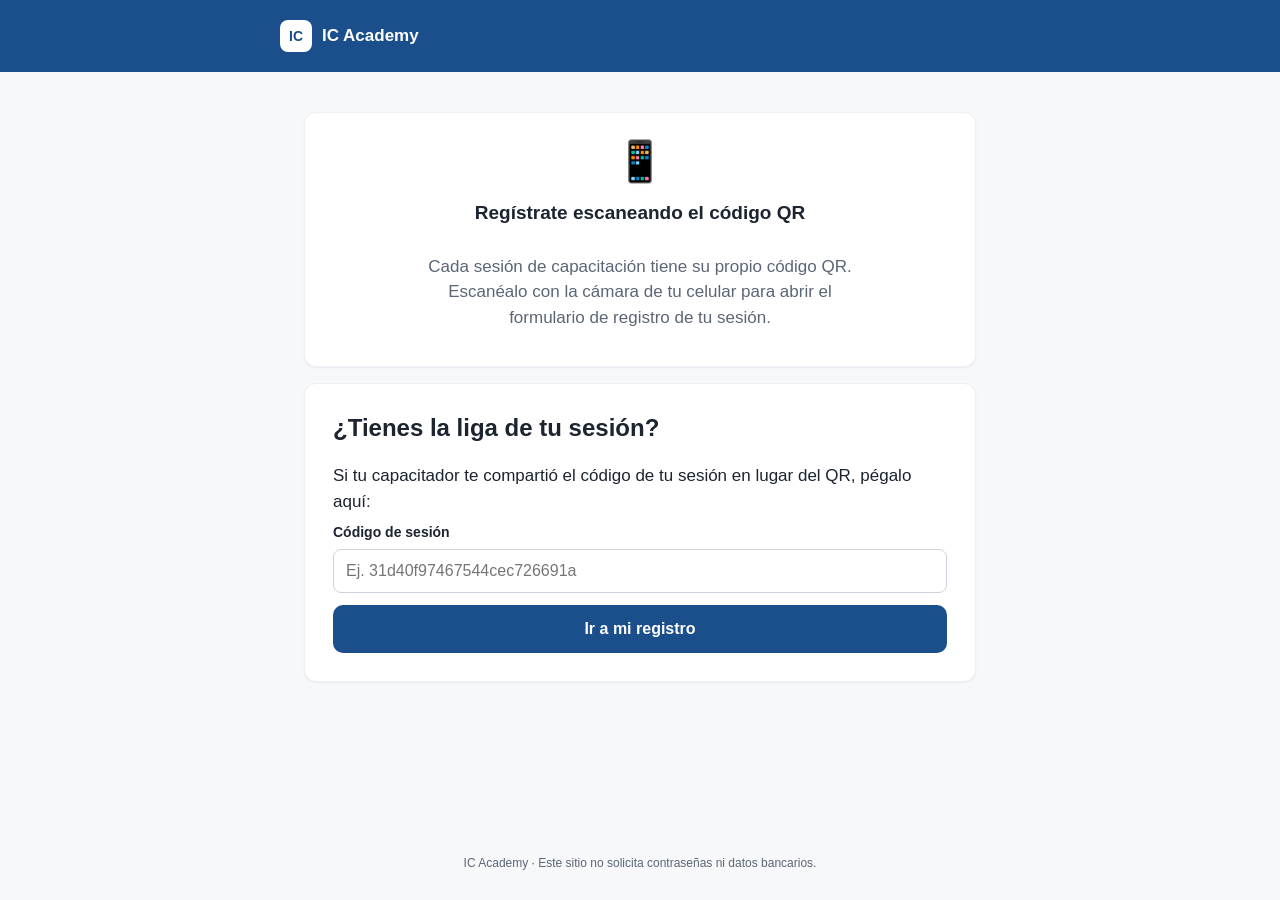
<file: index.html>
<!DOCTYPE html>
<html lang="es-MX">
<head>
  <meta charset="UTF-8" />
  <meta name="viewport" content="width=device-width, initial-scale=1, viewport-fit=cover" />
  <title>IC Academy | Registro a sesiones de capacitación</title>
  <meta
    name="description"
    content="Escanea el código QR de tu sesión de capacitación de IC Academy para registrarte."
  />
  <link rel="stylesheet" href="assets/css/styles.css" />
</head>
<body>
  <div class="icac-shell">
    <header class="icac-header">
      <div class="icac-header__brand">
        <div class="icac-header__logo" aria-hidden="true">IC</div>
        <p class="icac-header__title">IC Academy</p>
      </div>
    </header>

    <main class="icac-main">
      <section class="icac-card icac-state icac-state--info">
        <div class="icac-state__icon" aria-hidden="true">&#128241;</div>
        <p class="icac-state__title">Regístrate escaneando el código QR</p>
        <p class="icac-state__message">
          Cada sesión de capacitación tiene su propio código QR. Escanéalo con la
          cámara de tu celular para abrir el formulario de registro de tu sesión.
        </p>
      </section>

      <section class="icac-card">
        <h2>¿Tienes la liga de tu sesión?</h2>
        <p>Si tu capacitador te compartió el código de tu sesión en lugar del QR, pégalo aquí:</p>
        <form class="icac-landing-form" id="icac-landing-form">
          <div class="icac-field">
            <label class="icac-field__label" for="icac-landing-token">Código de sesión</label>
            <input
              class="icac-input"
              type="text"
              id="icac-landing-token"
              name="token"
              autocomplete="off"
              placeholder="Ej. 31d40f97467544cec726691a"
            />
          </div>
          <button type="submit" class="icac-button">Ir a mi registro</button>
        </form>
      </section>
    </main>

    <footer class="icac-footer">
      <p>IC Academy &middot; Este sitio no solicita contraseñas ni datos bancarios.</p>
    </footer>
  </div>

  <script>
    (function () {
      "use strict";
      var form = document.getElementById("icac-landing-form");
      form.addEventListener("submit", function (evt) {
        evt.preventDefault();
        var token = document.getElementById("icac-landing-token").value.trim();
        if (!token) return;
        window.location.href = "registro/?session=" + encodeURIComponent(token);
      });
    })();
  </script>
</body>
</html>
</file>
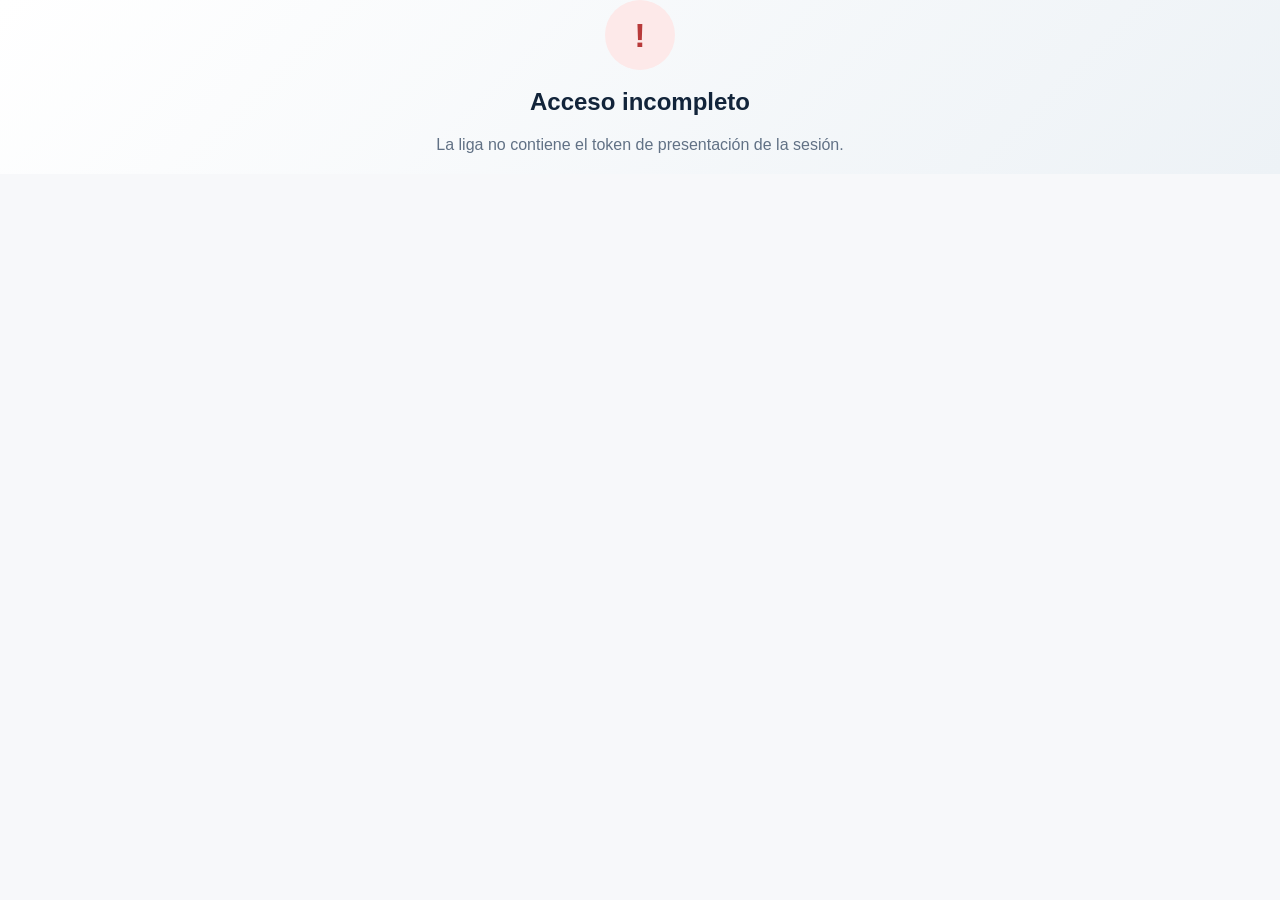
<file: capacitador/index.html>
<!DOCTYPE html>
<html lang="es">
<head>
<meta charset="UTF-8" />
<meta name="viewport" content="width=device-width, initial-scale=1.0" />
<title>IC Academy — Presentación del capacitador</title>
<meta name="robots" content="noindex, nofollow" />
<link rel="preconnect" href="https://www.youtube-nocookie.com" />
<link rel="stylesheet" href="../assets/css/capacitador.css" />
</head>
<body>
<div id="app">
  <section id="state-loading" class="cap-state">
    <div class="cap-spinner" role="status" aria-label="Cargando"></div>
    <p class="cap-state__title">Preparando la capacitación…</p>
  </section>

  <section id="state-error" class="cap-state" hidden>
    <div class="cap-state__icon" aria-hidden="true">!</div>
    <h1 id="error-title" class="cap-state__title">No se pudo cargar la presentación</h1>
    <p id="error-message" class="cap-state__message"></p>
  </section>

  <div id="presentation" class="cap-presentation" hidden>
    <header class="cap-topbar">
      <button id="btn-nav-toggle" class="cap-icon-btn" type="button" aria-label="Mostrar u ocultar temario">☰</button>
      <div class="cap-brand">
        <span class="cap-logo" aria-hidden="true">IC</span>
        <div class="cap-brand__copy">
          <strong id="tb-course">Curso</strong>
          <span id="tb-topic-indicator">Inicio</span>
        </div>
      </div>
      <div class="cap-session-meta">
        <span id="tb-trainer"></span>
        <span id="tb-folio"></span>
      </div>
      <div class="cap-progress-wrap" aria-label="Avance de la presentación">
        <span id="progress-text">0 / 0</span>
        <div class="cap-progress"><span id="progress-bar"></span></div>
      </div>
      <button id="btn-exit-fullscreen" class="cap-btn cap-btn--top" type="button" hidden>Salir de pantalla completa</button>
    </header>

    <div class="cap-shell">
      <aside id="cap-nav" class="cap-nav">
        <div class="cap-nav__head">
          <div><small>Presentación</small><strong>Temario</strong></div>
          <button id="btn-nav-close" class="cap-icon-btn cap-icon-btn--light" type="button" aria-label="Cerrar temario">×</button>
        </div>
        <div id="nav-list" class="cap-nav__list"></div>
      </aside>

      <main id="cap-main" class="cap-main" tabindex="-1">
        <section id="screen-inicio" class="cap-screen cap-screen--start" data-screen="inicio">
          <div class="cap-start-visual" aria-hidden="true">
            <img src="../assets/img/capacitador/slide-01.jpg" alt="" />
            <div class="cap-start-visual__wash"></div>
          </div>
          <div class="cap-start-copy">
            <p class="cap-eyebrow">IC Academy · Capacitación presencial</p>
            <h1 id="start-course" class="cap-hero-title">Código de Ética y Compliance</h1>
            <p class="cap-hero-copy">Material de apoyo para conducir la sesión, presentar los contenidos y acompañar el registro y la evaluación.</p>
            <div class="cap-meta-grid">
              <article><span>Capacitador</span><strong id="start-trainer">—</strong></article>
              <article><span>Fecha</span><strong id="start-date">—</strong></article>
              <article><span>Ubicación</span><strong id="start-location">—</strong></article>
              <article><span>Duración estimada</span><strong id="start-duration">—</strong></article>
            </div>
            <div class="cap-actions">
              <button id="btn-start" class="cap-btn cap-btn--primary cap-btn--large" type="button">Iniciar capacitación</button>
              <button id="btn-show-qr-from-start" class="cap-btn cap-btn--secondary cap-btn--large" type="button">Mostrar QR de registro</button>
            </div>
          </div>
        </section>

        <section id="screen-tema" class="cap-screen" data-screen="tema" hidden>
          <div id="topic-stage" class="cap-topic-stage"></div>
          <div id="topic-context-actions" class="cap-context-actions"></div>
        </section>

        <section id="screen-registro" class="cap-screen cap-screen--operation" data-screen="registro" hidden>
          <div class="cap-operation-grid">
            <div class="cap-operation-copy">
              <p class="cap-eyebrow">Registro de asistencia</p>
              <h1 class="cap-title">Escanea el código para registrar tu asistencia</h1>
              <p class="cap-lead">El registro vincula a cada participante con esta sesión y habilita su acceso individual a la evaluación.</p>
              <div class="cap-status-row">
                <span id="registro-status" class="cap-status-pill">Registro abierto</span>
                <span>Folio: <strong id="registro-folio">—</strong></span>
                <span>Curso: <strong id="registro-course">—</strong></span>
              </div>
              <div class="cap-kpi-row">
                <article><strong id="attendee-total">—</strong><span>Personas registradas</span></article>
                <article><strong id="attendee-capacity">—</strong><span>Capacidad máxima</span></article>
                <article><strong id="attendee-updated">—</strong><span>Última actualización</span></article>
              </div>
              <div class="cap-actions">
                <button id="btn-refresh-count" class="cap-btn cap-btn--secondary" type="button">Actualizar conteo</button>
                <button class="cap-btn cap-btn--ghost" data-jump="evaluacion" type="button">Ir a evaluación</button>
              </div>
            </div>
            <div class="cap-qr-focus">
              <div class="cap-qr-rings" aria-hidden="true"></div>
              <div id="qr-registro-box" class="cap-qr-card"><img id="qr-registro-img" alt="Código QR de registro" /></div>
              <div id="qr-registro-placeholder" class="cap-qr-placeholder" hidden>QR no disponible. Genera el acceso público de la sesión desde Airtable.</div>
            </div>
          </div>
        </section>

        <section id="screen-evaluacion" class="cap-screen cap-screen--operation" data-screen="evaluacion" hidden>
          <div class="cap-operation-grid">
            <div class="cap-operation-copy">
              <p class="cap-eyebrow">Evaluación del curso</p>
              <h1 class="cap-title">Cada participante accede desde su celular</h1>
              <ol class="cap-steps">
                <li><b>1</b><span>Registra tu asistencia si aún no lo has hecho.</span></li>
                <li><b>2</b><span>Abre el acceso individual generado al registrarte.</span></li>
                <li><b>3</b><span>Inicia y completa la evaluación.</span></li>
              </ol>
              <div class="cap-kpi-row">
                <article><strong id="eval-time">—</strong><span>Tiempo estimado</span></article>
                <article><strong id="eval-min-score">—</strong><span>Calificación mínima</span></article>
                <article><strong id="eval-max-attempts">—</strong><span>Máximo de intentos</span></article>
              </div>
              <div class="cap-actions">
                <button class="cap-btn cap-btn--secondary" data-jump="registro" type="button">Volver al registro</button>
                <button class="cap-btn cap-btn--primary" data-jump="cierre" type="button">Ir al cierre</button>
              </div>
            </div>
            <div class="cap-qr-focus">
              <div class="cap-qr-rings" aria-hidden="true"></div>
              <div id="eval-qr-box" class="cap-qr-card"><img id="eval-qr-img" alt="Código QR para iniciar el flujo de evaluación" /></div>
              <div id="eval-unavailable" class="cap-qr-placeholder" hidden>La evaluación no está disponible en este momento.</div>
            </div>
          </div>
        </section>

        <section id="screen-cierre" class="cap-screen cap-screen--closing" data-screen="cierre" hidden>
          <div class="cap-closing-visual"><img src="../assets/img/capacitador/slide-14.jpg" alt="Compromiso de adhesión" /></div>
          <div class="cap-closing-copy">
            <div class="cap-closing-mark">✓</div>
            <p class="cap-eyebrow">Gracias por tu participación</p>
            <h1 class="cap-hero-title">Hemos concluido la capacitación</h1>
            <p class="cap-hero-copy">Recuerda completar tu evaluación desde tu acceso individual para concluir el proceso.</p>
            <p id="cierre-contacto" class="cap-contact">Si tienes dudas, contacta a soporte de capacitación.</p>
            <div class="cap-actions">
              <button id="btn-show-eval-from-close" class="cap-btn cap-btn--secondary" type="button">Mostrar evaluación</button>
              <button id="btn-end-presentation" class="cap-btn cap-btn--primary" type="button">Finalizar presentación</button>
            </div>
          </div>
        </section>
      </main>
    </div>

    <footer id="cap-control-panel" class="cap-control-panel">
      <button class="cap-control-btn" data-action="inicio" type="button">Inicio</button>
      <button class="cap-control-btn" data-action="prev" type="button">← Anterior</button>
      <button class="cap-control-btn cap-control-btn--primary" data-action="next" type="button">Siguiente →</button>
      <span class="cap-control-divider"></span>
      <button class="cap-control-btn" data-action="show-registro" type="button">Registro</button>
      <button class="cap-control-btn" data-action="show-evaluacion" type="button">Evaluación</button>
      <button class="cap-control-btn" data-action="show-cierre" type="button">Cierre</button>
      <span class="cap-control-spacer"></span>
      <span class="cap-kbd-hint">←/→ navegar · F pantalla completa · R registro · E evaluación</span>
      <button class="cap-control-btn" data-action="fullscreen" type="button">Pantalla completa</button>
    </footer>
  </div>

  <div id="video-modal" class="cap-modal" hidden>
    <div class="cap-modal__backdrop" data-close-video></div>
    <section class="cap-modal__panel" role="dialog" aria-modal="true" aria-labelledby="video-modal-title">
      <div class="cap-modal__head">
        <div><span class="cap-eyebrow">Recurso audiovisual</span><h2 id="video-modal-title">Video</h2></div>
        <button class="cap-icon-btn cap-icon-btn--light" type="button" data-close-video aria-label="Cerrar video">×</button>
      </div>
      <div class="cap-video-frame"><iframe id="video-modal-frame" title="Video de apoyo" allow="accelerometer; autoplay; clipboard-write; encrypted-media; gyroscope; picture-in-picture" allowfullscreen></iframe></div>
      <div class="cap-modal__actions">
        <button id="btn-restart-video" class="cap-btn cap-btn--secondary" type="button">Reiniciar video</button>
        <button class="cap-btn cap-btn--primary" type="button" data-close-video>Cerrar y continuar</button>
      </div>
    </section>
  </div>
</div>
<script src="../assets/js/config.js"></script>
<script src="../assets/js/api.js"></script>
<script src="../assets/js/capacitador.js"></script>
</body>
</html>
</file>
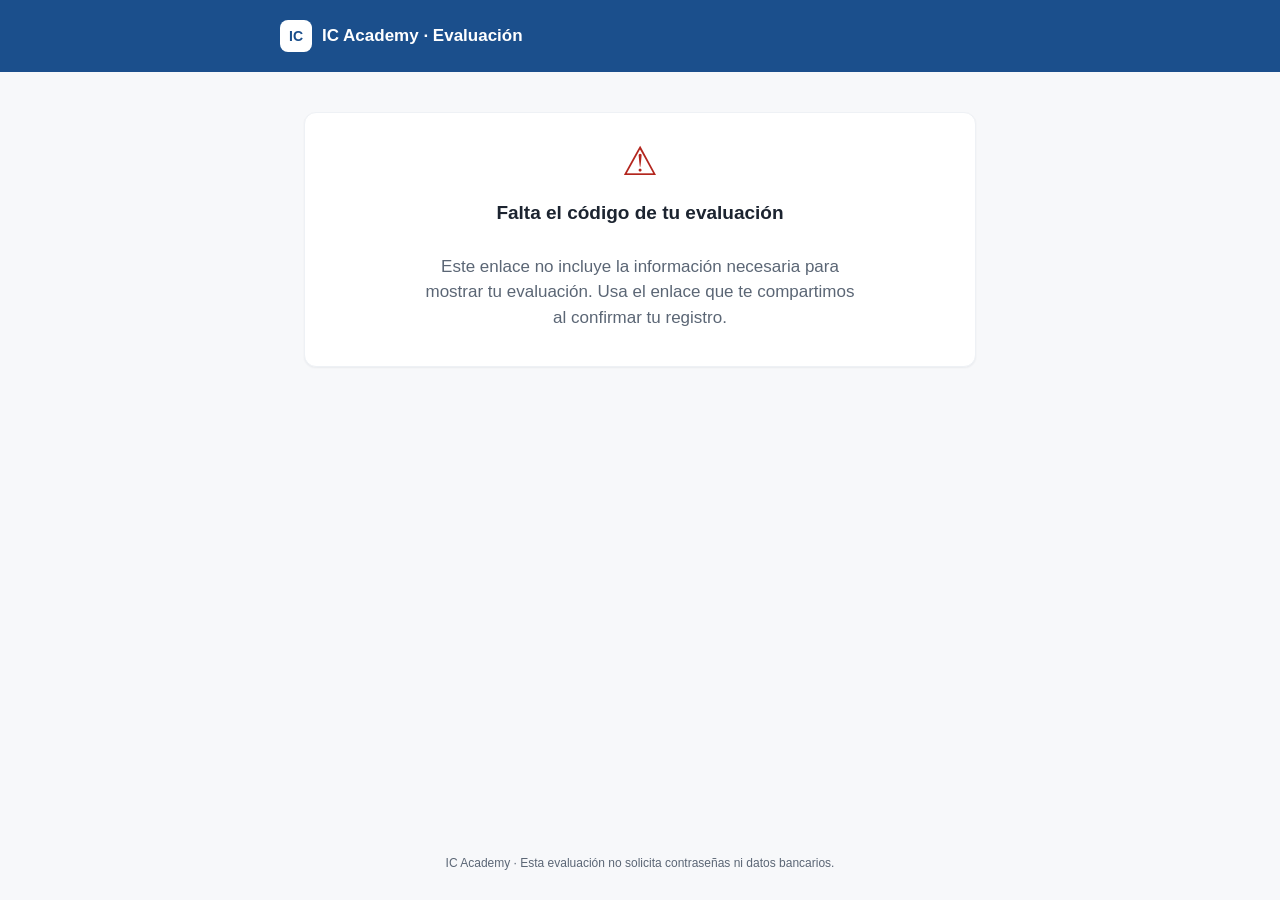
<file: evaluacion/index.html>
<!DOCTYPE html>
<html lang="es-MX">
<head>
  <meta charset="UTF-8" />
  <meta name="viewport" content="width=device-width, initial-scale=1, viewport-fit=cover" />
  <meta name="robots" content="noindex, nofollow" />
  <title>Evaluación | IC Academy</title>
  <meta name="description" content="Presenta la evaluación de tu curso de IC Academy." />
  <link rel="stylesheet" href="../assets/css/styles.css" />
</head>
<body>
  <div class="icac-shell">
    <header class="icac-header">
      <div class="icac-header__brand">
        <div class="icac-header__logo" aria-hidden="true">IC</div>
        <p class="icac-header__title">IC Academy &middot; Evaluación</p>
      </div>
    </header>

    <main class="icac-main" id="icac-main">
      <!-- Estado: cargando -->
      <section id="icac-state-loading" class="icac-card icac-state icac-state--info" hidden>
        <div class="icac-spinner" role="status" aria-label="Cargando"></div>
        <p class="icac-state__message" id="icac-loading-message">Buscando los datos de tu evaluación&hellip;</p>
      </section>

      <!-- Estado: falta el parámetro token en la URL -->
      <section id="icac-state-no-token" class="icac-card icac-state icac-state--error" hidden>
        <div class="icac-state__icon" aria-hidden="true">&#9888;</div>
        <p class="icac-state__title">Falta el código de tu evaluación</p>
        <p class="icac-state__message">
          Este enlace no incluye la información necesaria para mostrar tu evaluación.
          Usa el enlace que te compartimos al confirmar tu registro.
        </p>
      </section>

      <!-- Estado: error/cerrado genérico (código + mensaje dinámicos) -->
      <section id="icac-state-blocked" class="icac-card icac-state icac-state--closed" hidden>
        <div class="icac-state__icon" aria-hidden="true" id="icac-blocked-icon">&#128683;</div>
        <p class="icac-state__title" id="icac-blocked-title">La evaluación no está disponible</p>
        <p class="icac-state__message" id="icac-blocked-message"></p>
        <button type="button" class="icac-button icac-button--secondary" id="icac-retry-button" hidden>
          Reintentar
        </button>
      </section>

      <!-- Estado: ya aprobada previamente -->
      <section id="icac-state-approved" class="icac-card icac-state icac-state--success" hidden>
        <div class="icac-state__icon" aria-hidden="true">&#10003;</div>
        <p class="icac-state__title">Ya aprobaste esta evaluación</p>
        <p class="icac-state__message" id="icac-approved-message">No necesitas presentarla de nuevo.</p>
        <button type="button" class="icac-button" id="icac-approved-result-button">Ver mi resultado</button>
      </section>

      <!-- Estado: pantalla de inicio (info de la evaluación + botón) -->
      <section id="icac-state-start" hidden>
        <article class="icac-card" id="icac-start-card">
          <span class="icac-badge" id="icac-start-badge">Evaluación disponible</span>
          <h1 id="icac-eval-name">&nbsp;</h1>
          <ul class="icac-session-facts" id="icac-start-facts"></ul>
          <p class="icac-state__message" id="icac-start-instructions"></p>
          <div class="icac-form-error" id="icac-start-error" role="alert"></div>
          <button type="button" class="icac-button" id="icac-start-button">Comenzar evaluación</button>
        </article>
      </section>

      <!-- Estado: cuestionario (una pregunta a la vez) -->
      <section id="icac-state-quiz" hidden>
        <article class="icac-card">
          <div class="icac-eval-header">
            <span id="icac-quiz-position">Pregunta 1 de 11</span>
            <span id="icac-quiz-section"></span>
          </div>
          <div class="icac-progress">
            <div class="icac-progress__fill" id="icac-quiz-progress-fill" style="width: 0%"></div>
          </div>

          <div id="icac-quiz-question-wrap">
            <p class="icac-question__section" id="icac-question-section"></p>
            <h2 class="icac-question__text" id="icac-question-text">&nbsp;</h2>
            <p class="icac-question__meta" id="icac-question-meta"></p>
            <div id="icac-question-input"></div>
          </div>

          <div class="icac-form-error" id="icac-quiz-error" role="alert"></div>

          <div class="icac-eval-nav">
            <button type="button" class="icac-button icac-button--secondary" id="icac-quiz-prev">Anterior</button>
            <button type="button" class="icac-button" id="icac-quiz-next">Siguiente</button>
            <button type="button" class="icac-button" id="icac-quiz-submit" hidden>Enviar evaluación</button>
          </div>

          <nav aria-label="Ir a una pregunta">
            <ul class="icac-question-list" id="icac-question-dots"></ul>
          </nav>
        </article>
      </section>

      <!-- Estado: enviando -->
      <section id="icac-state-submitting" class="icac-card icac-state icac-state--info" hidden>
        <div class="icac-spinner" role="status" aria-label="Enviando"></div>
        <p class="icac-state__message">Enviando y calificando tu evaluación&hellip;</p>
      </section>
    </main>

    <footer class="icac-footer">
      <p>IC Academy &middot; Esta evaluación no solicita contraseñas ni datos bancarios.</p>
    </footer>
  </div>

  <script src="../assets/js/config.js"></script>
  <script src="../assets/js/api.js"></script>
  <script src="../assets/js/evaluacion.js"></script>
</body>
</html>
</file>
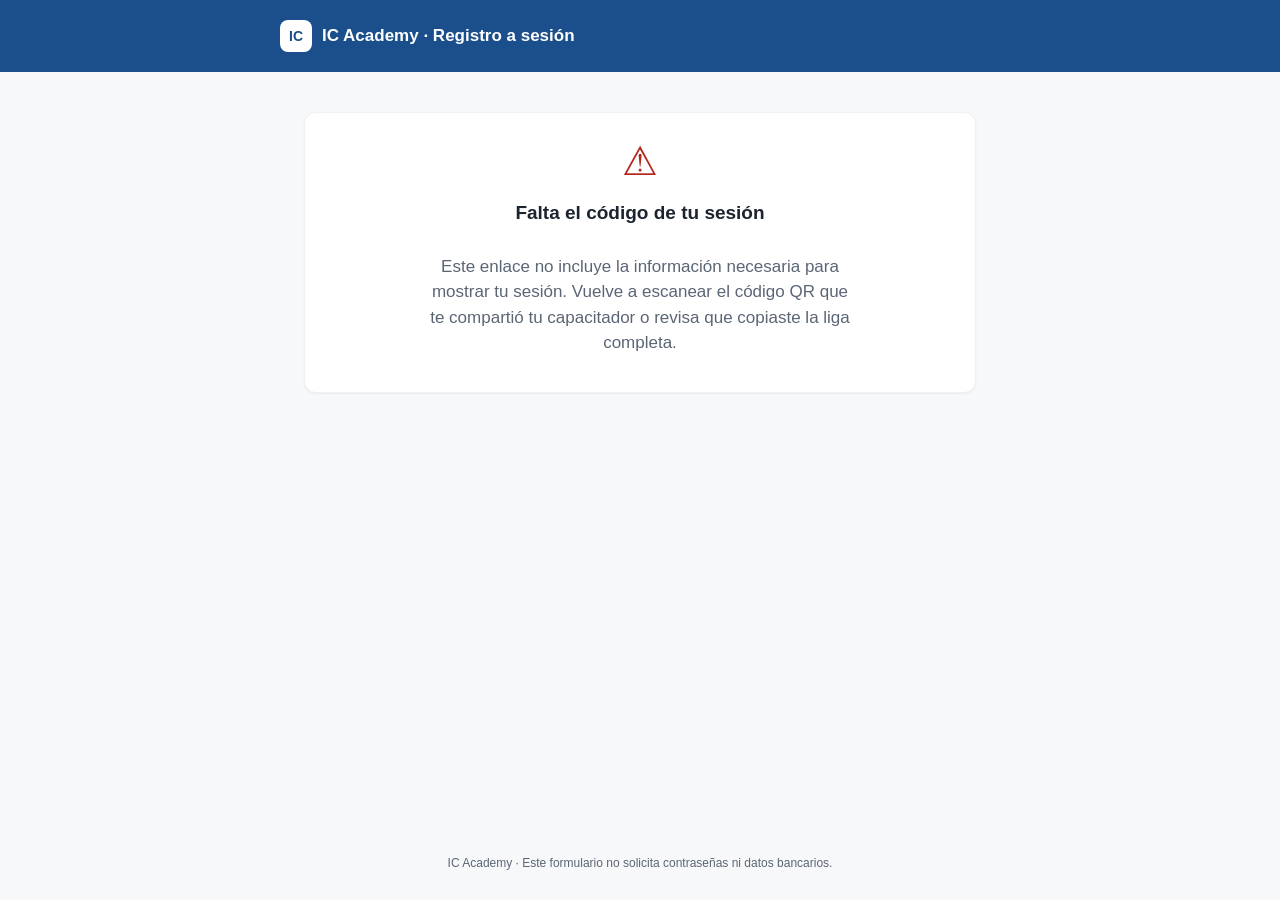
<file: registro/index.html>
<!DOCTYPE html>
<html lang="es-MX">
<head>
  <meta charset="UTF-8" />
  <meta name="viewport" content="width=device-width, initial-scale=1, viewport-fit=cover" />
  <meta name="robots" content="noindex, nofollow" />
  <title>Registro a sesión | IC Academy</title>
  <meta name="description" content="Regístrate a tu sesión de capacitación de IC Academy." />
  <link rel="stylesheet" href="../assets/css/styles.css" />
</head>
<body>
  <div class="icac-shell">
    <header class="icac-header">
      <div class="icac-header__brand">
        <div class="icac-header__logo" aria-hidden="true">IC</div>
        <p class="icac-header__title">IC Academy &middot; Registro a sesión</p>
      </div>
    </header>

    <main class="icac-main" id="icac-main">
      <!-- Estado: cargando -->
      <section id="icac-state-loading" class="icac-card icac-state icac-state--info" hidden>
        <div class="icac-spinner" role="status" aria-label="Cargando"></div>
        <p class="icac-state__message">Buscando los datos de tu sesión&hellip;</p>
      </section>

      <!-- Estado: falta el parámetro session en la URL -->
      <section id="icac-state-no-token" class="icac-card icac-state icac-state--error" hidden>
        <div class="icac-state__icon" aria-hidden="true">&#9888;</div>
        <p class="icac-state__title">Falta el código de tu sesión</p>
        <p class="icac-state__message">
          Este enlace no incluye la información necesaria para mostrar tu sesión.
          Vuelve a escanear el código QR que te compartió tu capacitador o revisa
          que copiaste la liga completa.
        </p>
      </section>

      <!-- Estado: error genérico (token inválido, red, servidor) -->
      <section id="icac-state-error" class="icac-card icac-state icac-state--error" hidden>
        <div class="icac-state__icon" aria-hidden="true">&#9888;</div>
        <p class="icac-state__title" id="icac-error-title">No pudimos cargar tu sesión</p>
        <p class="icac-state__message" id="icac-error-message"></p>
        <button type="button" class="icac-button icac-button--secondary" id="icac-retry-button">
          Reintentar
        </button>
      </section>

      <!-- Estado: sesión cancelada / cerrada -->
      <section id="icac-state-closed" class="icac-card icac-state icac-state--closed" hidden>
        <div class="icac-state__icon" aria-hidden="true">&#128683;</div>
        <p class="icac-state__title" id="icac-closed-title">El registro no está disponible</p>
        <p class="icac-state__message" id="icac-closed-message"></p>
      </section>

      <!-- Estado: sesión llena -->
      <section id="icac-state-full" class="icac-card icac-state icac-state--full" hidden>
        <div class="icac-state__icon" aria-hidden="true">&#128694;</div>
        <p class="icac-state__title">Esta sesión ya no tiene cupo</p>
        <p class="icac-state__message" id="icac-full-message"></p>
      </section>

      <!-- Estado: sesión disponible (datos + formulario) -->
      <section id="icac-state-available" hidden>
        <article class="icac-card" id="icac-session-card">
          <span class="icac-badge" id="icac-session-badge">Registro abierto</span>
          <h1 id="icac-course-name">&nbsp;</h1>
          <p id="icac-course-description"></p>
          <ul class="icac-session-facts" id="icac-session-facts"></ul>
          <p id="icac-public-instructions"></p>
        </article>

        <article class="icac-card">
          <h2>Datos del participante</h2>
          <div class="icac-form-error" id="icac-form-error" role="alert"></div>

          <form class="icac-form" id="icac-register-form" novalidate>
            <fieldset class="icac-fieldset">
              <legend class="icac-fieldset__legend">Identificación</legend>

              <div class="icac-field" id="field-employeeNumber">
                <label class="icac-field__label" for="employeeNumber">
                  Número de empleado <span class="icac-required" aria-hidden="true">*</span>
                </label>
                <input
                  class="icac-input"
                  type="text"
                  id="employeeNumber"
                  name="employeeNumber"
                  inputmode="text"
                  autocomplete="off"
                  maxlength="30"
                  required
                />
                <span class="icac-field__error">Ingresa tu número de empleado.</span>
              </div>

              <div class="icac-field" id="field-firstName">
                <label class="icac-field__label" for="firstName">
                  Nombre(s) <span class="icac-required" aria-hidden="true">*</span>
                </label>
                <input
                  class="icac-input"
                  type="text"
                  id="firstName"
                  name="firstName"
                  autocomplete="given-name"
                  maxlength="100"
                  required
                />
                <span class="icac-field__error">Ingresa tu nombre.</span>
              </div>

              <div class="icac-field" id="field-lastName">
                <label class="icac-field__label" for="lastName">
                  Apellidos <span class="icac-required" aria-hidden="true">*</span>
                </label>
                <input
                  class="icac-input"
                  type="text"
                  id="lastName"
                  name="lastName"
                  autocomplete="family-name"
                  maxlength="100"
                  required
                />
                <span class="icac-field__error">Ingresa tus apellidos.</span>
              </div>
            </fieldset>

            <fieldset class="icac-fieldset">
              <legend class="icac-fieldset__legend">Contacto</legend>

              <div class="icac-field" id="field-corporateEmail">
                <label class="icac-field__label" for="corporateEmail">
                  Correo corporativo <span class="icac-required" aria-hidden="true">*</span>
                </label>
                <input
                  class="icac-input"
                  type="email"
                  id="corporateEmail"
                  name="corporateEmail"
                  autocomplete="email"
                  maxlength="150"
                  required
                />
                <span class="icac-field__error">Ingresa un correo válido.</span>
              </div>

              <div class="icac-field" id="field-personalEmail">
                <label class="icac-field__label" for="personalEmail">Correo personal (opcional)</label>
                <input
                  class="icac-input"
                  type="email"
                  id="personalEmail"
                  name="personalEmail"
                  autocomplete="email"
                  maxlength="150"
                />
                <span class="icac-field__error">Ingresa un correo válido.</span>
              </div>

              <div class="icac-field" id="field-phone">
                <label class="icac-field__label" for="phone">Teléfono (opcional)</label>
                <input
                  class="icac-input"
                  type="tel"
                  id="phone"
                  name="phone"
                  autocomplete="tel"
                  maxlength="20"
                />
                <span class="icac-field__error">Ingresa un teléfono válido.</span>
              </div>
            </fieldset>

            <fieldset class="icac-fieldset">
              <legend class="icac-fieldset__legend">Datos laborales</legend>

              <div class="icac-field" id="field-position">
                <label class="icac-field__label" for="position">
                  Puesto <span class="icac-required" aria-hidden="true">*</span>
                </label>
                <input class="icac-input" type="text" id="position" name="position" maxlength="100" required />
                <span class="icac-field__error">Ingresa tu puesto.</span>
              </div>

              <div class="icac-field" id="field-area">
                <label class="icac-field__label" for="area">
                  Área <span class="icac-required" aria-hidden="true">*</span>
                </label>
                <input class="icac-input" type="text" id="area" name="area" maxlength="100" required />
                <span class="icac-field__error">Ingresa tu área.</span>
              </div>

              <div class="icac-field" id="field-client">
                <label class="icac-field__label" for="client">Cliente (opcional)</label>
                <input class="icac-input" type="text" id="client" name="client" maxlength="100" />
              </div>

              <div class="icac-field" id="field-installation">
                <label class="icac-field__label" for="installation">Instalación (opcional)</label>
                <input class="icac-input" type="text" id="installation" name="installation" maxlength="100" />
              </div>
            </fieldset>

            <fieldset class="icac-fieldset">
              <legend class="icac-fieldset__legend">Confirmación</legend>

              <div class="icac-checkbox-row" id="field-privacyAccepted">
                <input type="checkbox" id="privacyAccepted" name="privacyAccepted" required />
                <label for="privacyAccepted">
                  He leído y acepto el
                  <a id="icac-privacy-link" href="#" target="_blank" rel="noopener noreferrer">aviso de privacidad</a>
                  de IC Academy. <span class="icac-required" aria-hidden="true">*</span>
                </label>
              </div>

              <div class="icac-checkbox-row" id="field-dataConfirmed">
                <input type="checkbox" id="dataConfirmed" name="dataConfirmed" required />
                <label for="dataConfirmed">
                  Confirmo que los datos capturados son correctos.
                  <span class="icac-required" aria-hidden="true">*</span>
                </label>
              </div>
            </fieldset>

            <button type="submit" class="icac-button" id="icac-submit-button">
              Confirmar registro
            </button>
          </form>
        </article>
      </section>

      <!-- Estado: ya registrado previamente -->
      <section id="icac-state-already" class="icac-card icac-state icac-state--info" hidden>
        <div class="icac-state__icon" aria-hidden="true">&#8505;</div>
        <p class="icac-state__title">Ya tienes un registro para esta sesión</p>
        <p class="icac-state__message" id="icac-already-message"></p>
        <button type="button" class="icac-button" id="icac-already-evaluation-button" hidden>
          Continuar a mi capacitación
        </button>
      </section>

      <!-- Estado: registro exitoso -->
      <section id="icac-state-success" class="icac-card icac-state icac-state--success" hidden>
        <div class="icac-state__icon" aria-hidden="true">&#10003;</div>
        <p class="icac-state__title">¡Registro completado!</p>
        <p class="icac-state__message" id="icac-success-message"></p>
        <p class="icac-state__message" id="icac-success-next-step"></p>
        <button type="button" class="icac-button" id="icac-success-evaluation-button" hidden>
          Continuar a mi capacitación
        </button>
      </section>
    </main>

    <footer class="icac-footer">
      <p>IC Academy &middot; Este formulario no solicita contraseñas ni datos bancarios.</p>
    </footer>
  </div>

  <script src="../assets/js/config.js"></script>
  <script src="../assets/js/api.js"></script>
  <script src="../assets/js/registro.js"></script>
</body>
</html>
</file>
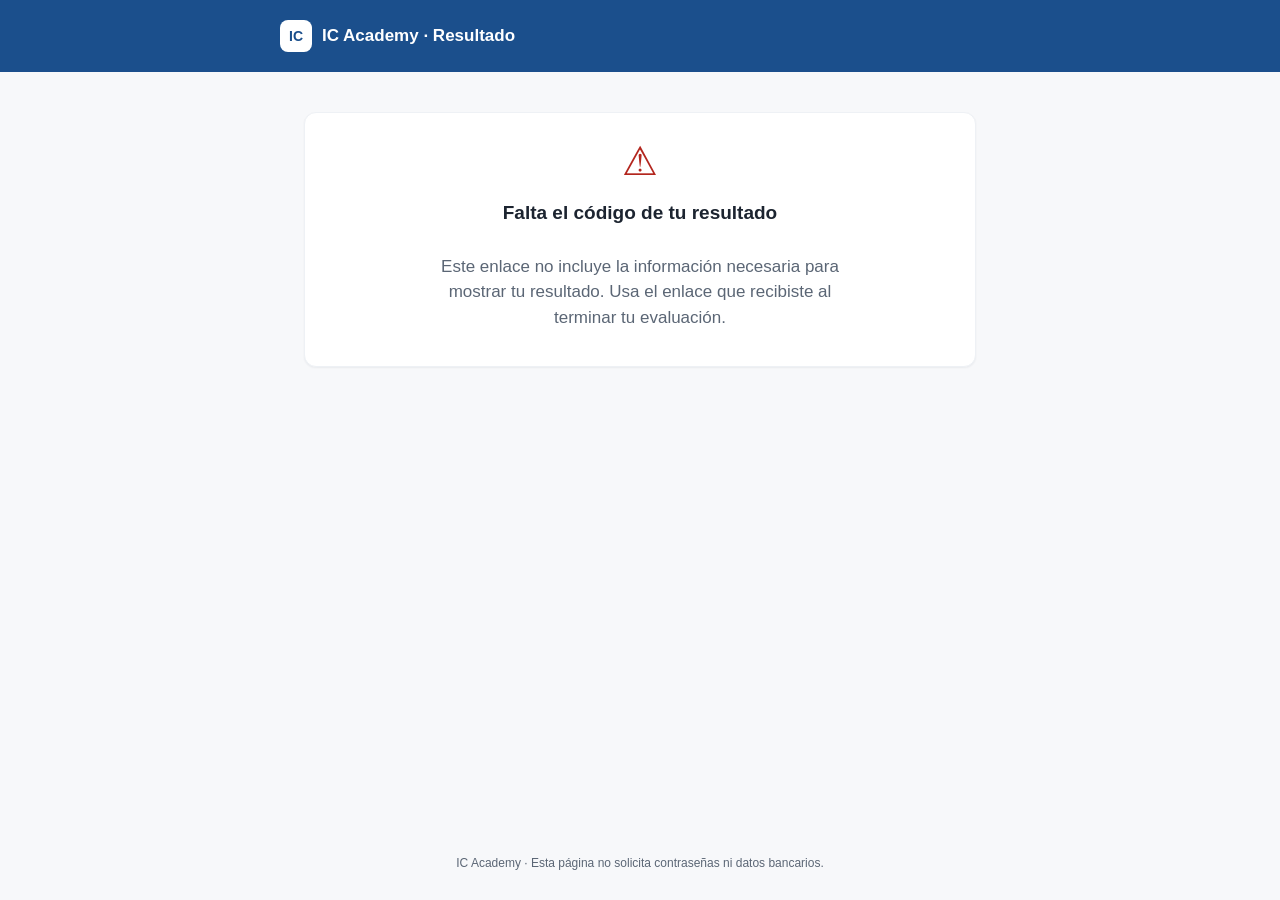
<file: resultado/index.html>
<!DOCTYPE html>
<html lang="es-MX">
<head>
  <meta charset="UTF-8" />
  <meta name="viewport" content="width=device-width, initial-scale=1, viewport-fit=cover" />
  <meta name="robots" content="noindex, nofollow" />
  <title>Resultado de tu evaluación | IC Academy</title>
  <meta name="description" content="Consulta el resultado de tu evaluación de IC Academy." />
  <link rel="stylesheet" href="../assets/css/styles.css" />
</head>
<body>
  <div class="icac-shell">
    <header class="icac-header">
      <div class="icac-header__brand">
        <div class="icac-header__logo" aria-hidden="true">IC</div>
        <p class="icac-header__title">IC Academy &middot; Resultado</p>
      </div>
    </header>

    <main class="icac-main" id="icac-main">
      <!-- Estado: cargando -->
      <section id="icac-state-loading" class="icac-card icac-state icac-state--info" hidden>
        <div class="icac-spinner" role="status" aria-label="Cargando"></div>
        <p class="icac-state__message">Buscando tu resultado&hellip;</p>
      </section>

      <!-- Estado: falta el parámetro token -->
      <section id="icac-state-no-token" class="icac-card icac-state icac-state--error" hidden>
        <div class="icac-state__icon" aria-hidden="true">&#9888;</div>
        <p class="icac-state__title">Falta el código de tu resultado</p>
        <p class="icac-state__message">
          Este enlace no incluye la información necesaria para mostrar tu resultado.
          Usa el enlace que recibiste al terminar tu evaluación.
        </p>
      </section>

      <!-- Estado: error genérico -->
      <section id="icac-state-error" class="icac-card icac-state icac-state--error" hidden>
        <div class="icac-state__icon" aria-hidden="true">&#9888;</div>
        <p class="icac-state__title" id="icac-error-title">No pudimos cargar tu resultado</p>
        <p class="icac-state__message" id="icac-error-message"></p>
        <button type="button" class="icac-button icac-button--secondary" id="icac-retry-button">Reintentar</button>
      </section>

      <!-- Estado: resultado -->
      <section id="icac-state-result" hidden>
        <article class="icac-card" style="text-align: center;">
          <span class="icac-result-badge" id="icac-result-badge">Resultado</span>
          <h1 id="icac-result-title">&nbsp;</h1>
          <p class="icac-result-score" id="icac-result-score" hidden></p>
          <p class="icac-state__message" id="icac-result-message"></p>
        </article>

        <article class="icac-card">
          <h2>Detalle</h2>
          <ul class="icac-result-facts" id="icac-result-facts"></ul>
        </article>

        <article class="icac-card icac-state icac-state--info" id="icac-cert-card" hidden>
          <p class="icac-state__title">Certificado</p>
          <p class="icac-state__message" id="icac-cert-message">
            Cumples los requisitos para tu certificado. Tu capacitador te compartirá cómo obtenerlo.
          </p>
        </article>
      </section>
    </main>

    <footer class="icac-footer">
      <p>IC Academy &middot; Esta página no solicita contraseñas ni datos bancarios.</p>
    </footer>
  </div>

  <script src="../assets/js/config.js"></script>
  <script src="../assets/js/api.js"></script>
  <script src="../assets/js/resultado.js"></script>
</body>
</html>
</file>
<file: assets/css/styles.css>
/* ICAC - Registro público de sesiones
   Hoja de estilos única, mobile-first, sin frameworks externos. */

:root {
  --icac-blue: #1b4f8c;
  --icac-blue-dark: #123a68;
  --icac-green: #1f8a4c;
  --icac-red: #b3261e;
  --icac-orange: #b5650d;
  --icac-gray-50: #f7f8fa;
  --icac-gray-100: #eef1f5;
  --icac-gray-300: #cdd4dd;
  --icac-gray-600: #5b6675;
  --icac-gray-900: #1c2430;
  --icac-radius: 12px;
  --icac-max-width: 640px;
  --icac-focus-ring: 3px solid #8fb8ea;
}

* {
  box-sizing: border-box;
}

/* Refuerza el atributo nativo [hidden]: sin esto, selectores de clase como
   .icac-state (display:flex) empatan en especificidad con la regla
   [hidden]{display:none} de la hoja de estilos del navegador y, como esta
   hoja carga después, ganan y muestran varias secciones de estado a la vez. */
[hidden] {
  display: none !important;
}

html {
  -webkit-text-size-adjust: 100%;
}

body {
  margin: 0;
  min-height: 100vh;
  background: var(--icac-gray-50);
  color: var(--icac-gray-900);
  font-family: -apple-system, BlinkMacSystemFont, "Segoe UI", Roboto, Helvetica, Arial, sans-serif;
  line-height: 1.5;
  font-size: 16px;
}

.icac-shell {
  display: flex;
  flex-direction: column;
  min-height: 100vh;
}

.icac-header {
  background: var(--icac-blue);
  color: #fff;
  padding: 16px 20px;
}

.icac-header__brand {
  display: flex;
  align-items: center;
  gap: 10px;
  max-width: var(--icac-max-width);
  margin: 0 auto;
}

.icac-header__logo {
  width: 32px;
  height: 32px;
  border-radius: 8px;
  background: #fff;
  color: var(--icac-blue);
  display: flex;
  align-items: center;
  justify-content: center;
  font-weight: 700;
  font-size: 14px;
  flex-shrink: 0;
}

.icac-header__title {
  font-size: 17px;
  font-weight: 600;
  margin: 0;
}

.icac-main {
  flex: 1;
  width: 100%;
  max-width: var(--icac-max-width);
  margin: 0 auto;
  padding: 20px 16px 40px;
}

.icac-footer {
  text-align: center;
  font-size: 12px;
  color: var(--icac-gray-600);
  padding: 16px;
}

/* Cards / estados */
.icac-card {
  background: #fff;
  border: 1px solid var(--icac-gray-100);
  border-radius: var(--icac-radius);
  padding: 20px;
  margin-bottom: 16px;
  box-shadow: 0 1px 2px rgba(20, 30, 50, 0.06);
}

.icac-card h1,
.icac-card h2 {
  margin-top: 0;
  font-size: 20px;
  line-height: 1.3;
}

.icac-card p {
  margin: 8px 0;
}

.icac-state {
  display: flex;
  flex-direction: column;
  align-items: center;
  text-align: center;
  gap: 10px;
  padding: 28px 16px;
}

.icac-state__icon {
  font-size: 40px;
  line-height: 1;
}

.icac-state--error .icac-state__icon,
.icac-state--closed .icac-state__icon,
.icac-state--full .icac-state__icon {
  color: var(--icac-red);
}

.icac-state--success .icac-state__icon {
  color: var(--icac-green);
}

.icac-state--info .icac-state__icon {
  color: var(--icac-blue);
}

.icac-state__title {
  font-size: 19px;
  font-weight: 700;
  margin: 0;
}

.icac-state__message {
  color: var(--icac-gray-600);
  margin: 0;
  max-width: 46ch;
}

/* Spinner de carga */
.icac-spinner {
  width: 36px;
  height: 36px;
  border-radius: 50%;
  border: 4px solid var(--icac-gray-300);
  border-top-color: var(--icac-blue);
  animation: icac-spin 0.8s linear infinite;
}

@keyframes icac-spin {
  to {
    transform: rotate(360deg);
  }
}

/* Lista de datos de la sesión */
.icac-session-facts {
  list-style: none;
  margin: 16px 0;
  padding: 0;
  display: grid;
  gap: 10px;
}

.icac-session-facts__item {
  display: flex;
  gap: 10px;
  font-size: 15px;
}

.icac-session-facts__label {
  color: var(--icac-gray-600);
  min-width: 120px;
  flex-shrink: 0;
}

.icac-session-facts__value {
  font-weight: 600;
  word-break: break-word;
}

.icac-badge {
  display: inline-block;
  font-size: 12px;
  font-weight: 700;
  padding: 3px 10px;
  border-radius: 999px;
  background: #e6f4ea;
  color: var(--icac-green);
}

.icac-badge--warning {
  background: #fdefe0;
  color: var(--icac-orange);
}

/* Formulario */
.icac-form {
  display: flex;
  flex-direction: column;
  gap: 16px;
}

.icac-field {
  display: flex;
  flex-direction: column;
  gap: 6px;
}

.icac-field__label {
  font-size: 14px;
  font-weight: 600;
}

.icac-field__label .icac-required {
  color: var(--icac-red);
}

.icac-field__hint {
  font-size: 12px;
  color: var(--icac-gray-600);
}

.icac-field__error {
  font-size: 12px;
  color: var(--icac-red);
  display: none;
}

.icac-field.has-error .icac-field__error {
  display: block;
}

.icac-field.has-error input {
  border-color: var(--icac-red);
}

.icac-input {
  appearance: none;
  width: 100%;
  min-height: 44px;
  padding: 10px 12px;
  font-size: 16px;
  border: 1px solid var(--icac-gray-300);
  border-radius: 8px;
  background: #fff;
  color: var(--icac-gray-900);
}

.icac-input:focus {
  outline: none;
  border-color: var(--icac-blue);
  box-shadow: 0 0 0 var(--icac-focus-ring);
}

.icac-fieldset {
  border: none;
  padding: 0;
  margin: 0;
  display: grid;
  gap: 16px;
}

.icac-fieldset__legend {
  font-size: 13px;
  font-weight: 700;
  text-transform: uppercase;
  letter-spacing: 0.03em;
  color: var(--icac-gray-600);
  padding: 0;
  margin-bottom: -4px;
}

.icac-checkbox-row {
  display: flex;
  align-items: flex-start;
  gap: 10px;
}

.icac-checkbox-row input[type="checkbox"] {
  width: 22px;
  height: 22px;
  min-width: 22px;
  margin-top: 2px;
  accent-color: var(--icac-blue);
}

.icac-checkbox-row label {
  font-size: 14px;
  line-height: 1.4;
}

.icac-checkbox-row a {
  color: var(--icac-blue);
}

.icac-button {
  appearance: none;
  border: none;
  border-radius: 10px;
  min-height: 48px;
  padding: 12px 20px;
  font-size: 16px;
  font-weight: 700;
  cursor: pointer;
  background: var(--icac-blue);
  color: #fff;
  transition: background-color 0.15s ease, opacity 0.15s ease;
}

.icac-button:hover {
  background: var(--icac-blue-dark);
}

.icac-button:focus-visible {
  outline: none;
  box-shadow: 0 0 0 var(--icac-focus-ring);
}

.icac-button:disabled {
  opacity: 0.6;
  cursor: not-allowed;
}

.icac-button--secondary {
  background: #fff;
  color: var(--icac-blue);
  border: 1px solid var(--icac-blue);
}

.icac-button--secondary:hover {
  background: var(--icac-gray-100);
}

.icac-form-error {
  display: none;
  background: #fdeceb;
  border: 1px solid #f3b7b2;
  color: var(--icac-red);
  border-radius: 8px;
  padding: 10px 12px;
  font-size: 14px;
}

.icac-form-error.is-visible {
  display: block;
}

.icac-token-box {
  background: var(--icac-gray-100);
  border-radius: 8px;
  padding: 12px;
  font-size: 13px;
  word-break: break-all;
  color: var(--icac-gray-600);
}

.icac-visually-hidden {
  position: absolute;
  width: 1px;
  height: 1px;
  overflow: hidden;
  clip: rect(0 0 0 0);
  white-space: nowrap;
}

/* Landing (index.html) */
.icac-landing-form {
  display: flex;
  flex-direction: column;
  gap: 12px;
}

/* Breakpoints */
@media (min-width: 480px) {
  .icac-main {
    padding: 32px 20px 48px;
  }

  .icac-card {
    padding: 28px;
  }
}

@media (min-width: 768px) {
  body {
    font-size: 17px;
  }

  .icac-header {
    padding: 20px 24px;
  }

  .icac-main {
    padding: 40px 24px 56px;
  }

  .icac-card h1,
  .icac-card h2 {
    font-size: 24px;
  }
}

@media (min-width: 1024px) {
  :root {
    --icac-max-width: 720px;
  }
}

/* ------------------------------------------------------------------------
   Evaluación (/evaluacion/) y Resultado (/resultado/)
   Mismos componentes base (icac-card, icac-state, icac-button, icac-input);
   estas reglas solo agregan lo específico de preguntas/opciones/progreso.
   ------------------------------------------------------------------------ */

.icac-eval-header {
  display: flex;
  justify-content: space-between;
  align-items: center;
  gap: 8px;
  font-size: 13px;
  color: var(--icac-gray-600);
  margin-bottom: 8px;
}

.icac-progress {
  height: 8px;
  border-radius: 999px;
  background: var(--icac-gray-100);
  overflow: hidden;
  margin: 8px 0 20px;
}

.icac-progress__fill {
  height: 100%;
  background: var(--icac-blue);
  border-radius: 999px;
  transition: width 0.2s ease;
}

.icac-question__section {
  font-size: 12px;
  font-weight: 700;
  text-transform: uppercase;
  letter-spacing: 0.03em;
  color: var(--icac-gray-600);
  margin: 0 0 6px;
}

.icac-question__text {
  font-size: 17px;
  font-weight: 700;
  margin: 0 0 4px;
  line-height: 1.4;
}

.icac-question__meta {
  font-size: 12px;
  color: var(--icac-gray-600);
  margin: 0 0 16px;
}

.icac-options {
  list-style: none;
  margin: 0;
  padding: 0;
  display: grid;
  gap: 10px;
}

.icac-option {
  display: flex;
  align-items: flex-start;
  gap: 10px;
  border: 1px solid var(--icac-gray-300);
  border-radius: 10px;
  padding: 12px;
  cursor: pointer;
}

.icac-option:has(input:checked) {
  border-color: var(--icac-blue);
  background: #eef4fb;
}

.icac-option input[type="radio"],
.icac-option input[type="checkbox"] {
  width: 20px;
  height: 20px;
  min-width: 20px;
  margin-top: 1px;
  accent-color: var(--icac-blue);
}

.icac-option__text {
  font-size: 15px;
  line-height: 1.4;
}

.icac-textarea {
  appearance: none;
  width: 100%;
  min-height: 120px;
  padding: 10px 12px;
  font-size: 16px;
  font-family: inherit;
  border: 1px solid var(--icac-gray-300);
  border-radius: 8px;
  background: #fff;
  color: var(--icac-gray-900);
  resize: vertical;
}

.icac-textarea:focus {
  outline: none;
  border-color: var(--icac-blue);
  box-shadow: 0 0 0 var(--icac-focus-ring);
}

.icac-scale {
  display: flex;
  flex-wrap: wrap;
  gap: 8px;
}

.icac-scale__option {
  min-width: 44px;
  min-height: 44px;
  border: 1px solid var(--icac-gray-300);
  border-radius: 8px;
  background: #fff;
  font-weight: 700;
  cursor: pointer;
}

.icac-scale__option.is-selected {
  border-color: var(--icac-blue);
  background: var(--icac-blue);
  color: #fff;
}

.icac-readonly-note {
  font-size: 12px;
  color: var(--icac-gray-600);
  margin-top: 4px;
}

.icac-input[readonly] {
  background: var(--icac-gray-100);
  color: var(--icac-gray-600);
}

.icac-eval-nav {
  display: flex;
  gap: 10px;
  margin-top: 20px;
}

.icac-eval-nav .icac-button {
  flex: 1;
}

.icac-question-list {
  list-style: none;
  margin: 12px 0 0;
  padding: 0;
  display: flex;
  flex-wrap: wrap;
  gap: 6px;
}

.icac-question-dot {
  width: 32px;
  height: 32px;
  border-radius: 8px;
  border: 1px solid var(--icac-gray-300);
  background: #fff;
  font-size: 12px;
  font-weight: 700;
  display: flex;
  align-items: center;
  justify-content: center;
  cursor: pointer;
}

.icac-question-dot.is-current {
  border-color: var(--icac-blue);
  box-shadow: 0 0 0 2px #d8e8fb;
}

.icac-question-dot.is-answered {
  background: #e6f4ea;
  border-color: var(--icac-green);
  color: var(--icac-green);
}

/* Resultado */
.icac-result-score {
  font-size: 44px;
  font-weight: 800;
  margin: 4px 0;
}

.icac-result-badge {
  display: inline-flex;
  align-items: center;
  gap: 6px;
  font-size: 14px;
  font-weight: 700;
  padding: 6px 14px;
  border-radius: 999px;
  margin-bottom: 8px;
}

.icac-result-badge--approved {
  background: #e6f4ea;
  color: var(--icac-green);
}

.icac-result-badge--rejected {
  background: #fdeceb;
  color: var(--icac-red);
}

.icac-result-facts {
  list-style: none;
  margin: 16px 0 0;
  padding: 0;
  display: grid;
  gap: 8px;
}

.icac-result-facts__item {
  display: flex;
  justify-content: space-between;
  font-size: 14px;
  border-bottom: 1px solid var(--icac-gray-100);
  padding-bottom: 8px;
}

.icac-result-facts__label {
  color: var(--icac-gray-600);
}

.icac-result-facts__value {
  font-weight: 700;
}

@media (min-width: 480px) {
  .icac-eval-nav {
    justify-content: flex-end;
  }

  .icac-eval-nav .icac-button {
    flex: 0 0 auto;
    min-width: 140px;
  }
}
</file>
<file: assets/css/capacitador.css>
:root{
  --navy:#082f5b;
  --navy-2:#0d477d;
  --navy-3:#164f88;
  --blue:#0d77bd;
  --cyan:#23a8d3;
  --yellow:#f4c21f;
  --yellow-2:#ffd54a;
  --gold:#c99a18;
  --white:#fff;
  --paper:#f7f8fa;
  --paper-2:#eef1f4;
  --ink:#12243a;
  --muted:#617185;
  --line:#d9e0e7;
  --danger:#b83a3a;
  --ok:#1d8c5d;
  --shadow:0 22px 55px rgba(17,37,59,.16);
  --shadow-soft:0 12px 30px rgba(17,37,59,.10);
  --radius:24px;
  --topbar:74px;
  --footer:64px;
  --nav:300px;
}
*{box-sizing:border-box}
html,body{height:100%;margin:0}
body{font-family:"Segoe UI",Arial,sans-serif;background:var(--paper);color:var(--ink);overflow:hidden}
button,input,select,textarea{font:inherit}
button{cursor:pointer}
[hidden]{display:none!important}
body.modal-open{overflow:hidden}
.cap-state{height:100%;display:grid;place-content:center;justify-items:center;text-align:center;background:linear-gradient(135deg,#fff,#edf2f6)}
.cap-state__title{font-size:24px;font-weight:800;margin:18px 0 0}
.cap-state__message{max-width:600px;color:var(--muted);line-height:1.6}
.cap-state__icon{width:70px;height:70px;border-radius:50%;display:grid;place-items:center;background:#fde9e9;color:var(--danger);font-size:34px;font-weight:900}
.cap-spinner{width:54px;height:54px;border:5px solid #dce6ef;border-top-color:var(--yellow);border-radius:50%;animation:spin 1s linear infinite}@keyframes spin{to{transform:rotate(360deg)}}
.cap-presentation{height:100%;display:grid;grid-template-rows:var(--topbar) 1fr var(--footer);background:var(--paper)}
.cap-topbar{display:grid;grid-template-columns:auto minmax(250px,1fr) auto minmax(190px,260px) auto;align-items:center;gap:16px;padding:0 20px;background:var(--navy);color:#fff;box-shadow:0 4px 18px rgba(0,0,0,.18);z-index:30}
.cap-icon-btn{width:42px;height:42px;border:0;border-radius:12px;background:rgba(255,255,255,.12);color:#fff;font-size:22px;display:grid;place-items:center;transition:.2s}.cap-icon-btn:hover{background:var(--yellow);color:var(--navy);transform:translateY(-1px)}
.cap-icon-btn--light{background:#edf2f7;color:var(--navy)}
.cap-brand{display:flex;align-items:center;gap:12px;min-width:0}.cap-logo{width:42px;height:42px;border:2px solid rgba(255,255,255,.7);display:grid;place-items:center;font-family:Georgia,serif;font-weight:700;letter-spacing:-1px}.cap-brand__copy{display:flex;flex-direction:column;min-width:0}.cap-brand strong{white-space:nowrap;overflow:hidden;text-overflow:ellipsis}.cap-brand span:not(.cap-logo){font-size:12px;color:#bfd0e2;white-space:nowrap;overflow:hidden;text-overflow:ellipsis}
.cap-session-meta{display:flex;flex-direction:column;align-items:flex-end;font-size:12px;color:#d5e0ea}.cap-session-meta span+span{color:var(--yellow)}
.cap-progress-wrap{display:flex;align-items:center;gap:10px;font-size:12px}.cap-progress{height:7px;flex:1;background:rgba(255,255,255,.18);border-radius:99px;overflow:hidden}.cap-progress span{display:block;height:100%;background:linear-gradient(90deg,var(--yellow),var(--yellow-2));border-radius:inherit;transition:width .35s ease}
.cap-btn--top{padding:9px 13px;background:transparent;border:1px solid rgba(255,255,255,.35);color:#fff;border-radius:10px}
.cap-shell{display:grid;grid-template-columns:var(--nav) 1fr;min-height:0}.nav-closed .cap-shell{grid-template-columns:0 1fr}
.cap-nav{background:linear-gradient(180deg,var(--navy),#061f3f);color:#fff;overflow:hidden;transition:width .28s ease,transform .28s ease}.cap-nav.is-closed{width:0}.cap-nav__head{height:72px;padding:0 18px;display:flex;align-items:center;justify-content:space-between;border-bottom:1px solid rgba(255,255,255,.12)}.cap-nav__head div{display:flex;flex-direction:column}.cap-nav__head small{font-size:10px;color:#8cb0d2;text-transform:uppercase;letter-spacing:.12em}.cap-nav__head strong{font-size:20px}.cap-nav__list{height:calc(100% - 72px);overflow:auto;padding:12px}.cap-nav-group{margin-bottom:8px}.cap-nav-group__title{width:100%;border:0;background:transparent;color:#fff;padding:11px 10px;display:flex;justify-content:space-between;align-items:center;font-weight:800;text-align:left}.cap-nav-chevron{transition:.2s}.cap-nav-group.is-collapsed .cap-nav-chevron{transform:rotate(-90deg)}.cap-nav-group.is-collapsed .cap-nav-group__items{display:none}.cap-nav-group__items{display:flex;flex-direction:column;gap:4px}.cap-nav-item{border:0;border-radius:11px;background:transparent;color:#c7d8e8;padding:9px 10px;display:grid;grid-template-columns:30px 1fr;gap:8px;align-items:start;text-align:left;transition:.18s}.cap-nav-item:hover{background:rgba(255,255,255,.08);color:#fff}.cap-nav-item.is-active{background:var(--yellow);color:var(--navy);box-shadow:0 8px 18px rgba(0,0,0,.18)}.cap-nav-item__num{font-size:10px;font-weight:900;opacity:.75;padding-top:2px}.cap-nav-item__copy{font-size:12px;line-height:1.3}.cap-main{position:relative;overflow:auto;padding:26px 32px 22px;min-width:0;background:
  radial-gradient(circle at 100% 0,rgba(244,194,31,.12),transparent 25%),
  linear-gradient(135deg,#fbfcfd,#eef2f5)}
.cap-main::before,.cap-main::after{content:"";position:fixed;pointer-events:none;border:2px solid rgba(8,47,91,.08);border-radius:50%;z-index:0}.cap-main::before{width:230px;height:230px;right:-100px;top:120px}.cap-main::after{width:170px;height:170px;left:calc(var(--nav) - 75px);bottom:80px}.nav-closed .cap-main::after{left:-75px}
.cap-screen{position:relative;z-index:1;min-height:calc(100vh - var(--topbar) - var(--footer) - 48px);display:grid;align-items:center;width:min(1500px,100%);margin:0 auto}.cap-main.is-entering .cap-screen:not([hidden]){animation:screenIn .42s cubic-bezier(.2,.75,.25,1)}@keyframes screenIn{from{opacity:0;transform:translateY(12px) scale(.995)}to{opacity:1;transform:none}}
.cap-screen--start{grid-template-columns:1fr 1.05fr;background:#fff;border-radius:28px;box-shadow:var(--shadow);overflow:hidden;min-height:min(760px,calc(100vh - 165px))}.cap-start-visual{position:relative;height:100%;min-height:620px;background:var(--navy)}.cap-start-visual img{width:100%;height:100%;object-fit:cover;object-position:center}.cap-start-visual__wash{position:absolute;inset:0;background:linear-gradient(90deg,rgba(8,47,91,.04),rgba(8,47,91,.12))}.cap-start-copy{padding:clamp(34px,5vw,76px);display:flex;flex-direction:column;justify-content:center}.cap-eyebrow{margin:0 0 12px;color:var(--blue);font-size:12px;font-weight:900;text-transform:uppercase;letter-spacing:.14em}.cap-hero-title,.cap-title{margin:0;color:var(--navy);font-weight:900;letter-spacing:-.035em}.cap-hero-title{font-size:clamp(42px,5vw,76px);line-height:1.03}.cap-title{font-size:clamp(34px,4vw,60px);line-height:1.06}.cap-hero-copy,.cap-lead{color:var(--muted);line-height:1.6}.cap-hero-copy{font-size:clamp(17px,1.55vw,23px);max-width:760px}.cap-lead{font-size:clamp(16px,1.25vw,20px);margin:14px 0 0;max-width:850px}.cap-meta-grid{display:grid;grid-template-columns:repeat(2,minmax(0,1fr));gap:12px;margin:28px 0}.cap-meta-grid article{padding:15px 16px;border-left:4px solid var(--yellow);background:var(--paper-2);border-radius:0 12px 12px 0}.cap-meta-grid span{display:block;color:var(--muted);font-size:11px;text-transform:uppercase;letter-spacing:.08em}.cap-meta-grid strong{display:block;margin-top:5px;color:var(--navy);font-size:16px}.cap-actions{display:flex;gap:12px;flex-wrap:wrap}.cap-btn{border:1px solid transparent;border-radius:12px;padding:11px 18px;font-weight:800;transition:transform .18s,box-shadow .18s,background .18s}.cap-btn:hover{transform:translateY(-2px);box-shadow:var(--shadow-soft)}.cap-btn:active{transform:translateY(0)}.cap-btn--large{padding:15px 24px;font-size:16px}.cap-btn--primary{background:var(--yellow);color:var(--navy)}.cap-btn--secondary{background:var(--navy);color:#fff}.cap-btn--ghost{background:#fff;color:var(--navy);border-color:#cfd8e0}.cap-btn:disabled{opacity:.55;cursor:not-allowed;transform:none;box-shadow:none}
.cap-topic-stage{width:100%}.cap-layout{display:grid;grid-template-columns:minmax(0,1.1fr) minmax(360px,.9fr);gap:30px;align-items:stretch;background:#fff;border-radius:28px;box-shadow:var(--shadow);overflow:hidden;min-height:min(700px,calc(100vh - 205px))}.cap-copy-column{padding:clamp(30px,4vw,58px);display:flex;flex-direction:column;justify-content:center;min-width:0}.cap-copy-column--wide{justify-content:flex-start}.cap-heading{margin-bottom:24px}.cap-message{padding:18px 20px;border-left:5px solid var(--yellow);background:#fff9dc;border-radius:0 14px 14px 0;margin:14px 0}.cap-message span{display:block;color:var(--gold);font-size:10px;font-weight:900;text-transform:uppercase;letter-spacing:.12em;margin-bottom:6px}.cap-message strong{display:block;color:var(--navy);font-size:clamp(18px,1.5vw,24px);line-height:1.42}.cap-body-paragraph{font-size:clamp(15px,1.15vw,19px);line-height:1.65;color:#3f5063;margin:10px 0}.cap-body-paragraph--center{text-align:center}.cap-bullet-list{list-style:none;margin:10px 0 0;padding:0;display:grid;gap:10px}.cap-bullet-list li{display:grid;grid-template-columns:12px 1fr;gap:10px;color:#394c60;line-height:1.55;font-size:clamp(14px,1vw,18px)}.cap-bullet-list li::before{content:"";width:9px;height:9px;border-radius:50%;background:var(--yellow);margin-top:.5em;box-shadow:0 0 0 4px rgba(244,194,31,.16)}.cap-bullet-list li strong{color:var(--navy);margin-right:5px}.cap-visual-panel{position:relative;display:flex;flex-direction:column;justify-content:center;padding:28px;background:linear-gradient(145deg,var(--navy),var(--navy-2));overflow:hidden}.cap-visual-panel::before{content:"";position:absolute;width:280px;height:280px;border-radius:50%;border:35px solid rgba(255,255,255,.06);right:-120px;top:-90px}.cap-visual-panel::after{content:"";position:absolute;width:160px;height:160px;border-radius:50%;background:rgba(244,194,31,.13);left:-80px;bottom:-70px}.cap-visual-frame{position:relative;z-index:1;border-radius:22px;overflow:hidden;background:#fff;box-shadow:0 22px 55px rgba(0,0,0,.3);transform:rotate(-1deg);transition:.28s}.cap-visual-panel:hover .cap-visual-frame{transform:rotate(0) scale(1.015)}.cap-visual-frame img{display:block;width:100%;aspect-ratio:16/9;object-fit:cover}.cap-visual-shine{position:absolute;inset:0;background:linear-gradient(115deg,transparent 30%,rgba(255,255,255,.24) 48%,transparent 65%);transform:translateX(-130%);animation:shine 5s ease-in-out infinite}@keyframes shine{0%,65%{transform:translateX(-130%)}85%,100%{transform:translateX(130%)}}.cap-visual-caption{position:relative;z-index:1;margin-top:18px;color:#fff}.cap-visual-caption span{display:block;color:var(--yellow);font-size:10px;text-transform:uppercase;letter-spacing:.12em}.cap-visual-caption strong{display:block;margin-top:5px;font-size:18px}.cap-visual-video{position:relative;z-index:2;margin-top:-24px;margin-left:auto;margin-right:16px;border:0;border-radius:14px;padding:12px 16px;background:var(--yellow);color:var(--navy);display:flex;align-items:center;gap:10px;box-shadow:0 12px 24px rgba(0,0,0,.25);transition:.2s}.cap-visual-video:hover{transform:translateY(-3px)}.cap-visual-video span:last-child{display:flex;flex-direction:column;align-items:flex-start}.cap-visual-video small{font-size:10px}.cap-play-button{width:38px;height:38px;border-radius:50%;display:grid;place-items:center;background:var(--navy);color:#fff;padding-left:2px}.cap-inline-video{width:max-content;margin-top:18px;border:0;border-radius:16px;padding:13px 17px;background:var(--navy);color:#fff;display:flex;align-items:center;gap:12px;transition:.2s}.cap-inline-video:hover{transform:translateY(-2px);box-shadow:var(--shadow-soft)}.cap-inline-video span:last-child{display:flex;flex-direction:column;align-items:flex-start}.cap-inline-video small{color:#bcd0e2}
.cap-info-grid{display:grid;grid-template-columns:repeat(auto-fit,minmax(200px,1fr));gap:14px}.cap-info-card{position:relative;padding:22px 20px;border-radius:18px;background:linear-gradient(180deg,#fff,#f1f4f7);border:1px solid #dce3e9;min-height:170px;overflow:hidden;transition:.2s}.cap-info-card:hover{transform:translateY(-4px);box-shadow:var(--shadow-soft);border-color:var(--yellow)}.cap-info-card::after{content:"";position:absolute;width:70px;height:70px;border:14px solid rgba(8,47,91,.05);border-radius:50%;right:-25px;bottom:-25px}.cap-info-card__number{color:var(--blue);font-size:11px;font-weight:900}.cap-info-card h3{margin:14px 0 8px;color:var(--navy);font-size:19px}.cap-info-card p{margin:0;color:var(--muted);line-height:1.45;font-size:14px}.cap-flow-map{display:grid;grid-template-columns:repeat(2,minmax(0,1fr));gap:12px;position:relative}.cap-flow-map__core{grid-column:1/-1;padding:18px;border-radius:16px;background:var(--navy);color:#fff;text-align:center;font-size:22px;font-weight:900}.cap-flow-map__node{padding:16px;border:2px dashed #c6d0da;border-radius:14px;background:#fff;display:flex;gap:10px;align-items:center}.cap-flow-map__node span{width:32px;height:32px;border-radius:50%;display:grid;place-items:center;background:var(--yellow);color:var(--navy);font-size:11px;font-weight:900}.cap-flow-map__node strong{color:var(--navy);font-size:14px}.cap-stat-ribbon{display:grid;grid-template-columns:repeat(3,1fr);gap:16px}.cap-stat{position:relative;padding:24px 18px;border-radius:22px;background:var(--navy);color:#fff;overflow:hidden}.cap-stat:nth-child(2){background:var(--blue)}.cap-stat:nth-child(3){background:var(--yellow);color:var(--navy)}.cap-stat::after{content:"";position:absolute;width:100px;height:100px;border:18px solid rgba(255,255,255,.10);border-radius:50%;right:-40px;top:-35px}.cap-stat div{display:flex;align-items:flex-end;gap:7px}.cap-stat strong{font-size:clamp(56px,6vw,90px);line-height:.9}.cap-stat span{font-size:16px;font-weight:800;margin-bottom:9px}.cap-stat p{position:relative;z-index:1;margin:18px 0 0;line-height:1.35;font-weight:700}.cap-age-grid{display:grid;grid-template-columns:1fr 1fr;gap:18px}.cap-age-card{padding:24px;border-radius:22px;color:#fff;position:relative;overflow:hidden}.cap-age-card--red{background:linear-gradient(145deg,#8f2828,#c44545)}.cap-age-card--yellow{background:linear-gradient(145deg,#e0ac08,#ffd348);color:var(--navy)}.cap-age-card span,.cap-age-card em{display:block;font-style:normal;font-weight:800}.cap-age-card strong{display:block;font-size:90px;line-height:.9;margin:10px 0}.cap-age-card p{line-height:1.45;font-weight:600}.cap-principle-badge{width:64px;height:64px;border-radius:18px;background:var(--yellow);color:var(--navy);display:grid;place-items:center;font-size:30px;font-weight:900;margin-bottom:18px;box-shadow:0 10px 24px rgba(201,154,24,.25)}.cap-confidential-banner{padding:17px 20px;background:var(--navy);color:#fff;border-radius:14px;font-size:clamp(18px,1.5vw,24px);font-weight:900;text-align:center;margin:8px 0 18px}.cap-contact-grid{display:grid;grid-template-columns:1fr 1fr;gap:12px}.cap-contact-grid article{padding:18px;border:1px solid var(--line);border-radius:16px;background:var(--paper)}.cap-contact-grid span{display:block;color:var(--gold);font-size:10px;font-weight:900;text-transform:uppercase;letter-spacing:.1em}.cap-contact-grid strong{display:block;margin-top:7px;color:var(--navy);font-size:clamp(16px,1.25vw,21px);word-break:break-word}.cap-commitment-quote{margin:8px 0 20px;padding:23px 25px;background:#fff9dc;border-left:5px solid var(--yellow);border-radius:0 16px 16px 0;color:var(--navy);font-size:clamp(18px,1.35vw,24px);font-weight:800;line-height:1.5}.cap-signature-lines{display:grid;grid-template-columns:1fr 1fr;gap:28px;margin-top:28px}.cap-signature-lines span{padding-top:10px;border-top:1px solid #7d8b99;color:var(--muted);text-align:center}.cap-stagger{animation:stagger .48s both;animation-delay:calc(var(--i)*65ms)}@keyframes stagger{from{opacity:0;transform:translateY(14px)}to{opacity:1;transform:none}}
.cap-context-actions{display:flex;justify-content:center;gap:12px;margin:18px auto 0}.cap-operation-grid{display:grid;grid-template-columns:1.15fr .85fr;gap:36px;background:#fff;border-radius:28px;box-shadow:var(--shadow);padding:clamp(30px,4vw,60px);min-height:min(700px,calc(100vh - 205px));align-items:center}.cap-operation-copy{display:flex;flex-direction:column;align-items:flex-start}.cap-status-row{display:flex;gap:12px;flex-wrap:wrap;align-items:center;margin:16px 0;color:var(--muted)}.cap-status-pill{padding:8px 13px;border-radius:99px;font-size:11px;font-weight:900;text-transform:uppercase}.cap-status-pill.is-open{background:#e4f7ed;color:var(--ok);border:1px solid #9ed6b9}.cap-status-pill.is-closed{background:#fdeaea;color:var(--danger);border:1px solid #e5aaaa}.cap-kpi-row{display:grid;grid-template-columns:repeat(3,1fr);gap:12px;width:100%;margin:22px 0}.cap-kpi-row article{padding:17px;border-radius:16px;background:var(--paper);border-top:4px solid var(--yellow)}.cap-kpi-row strong{display:block;color:var(--navy);font-size:27px}.cap-kpi-row span{display:block;color:var(--muted);font-size:11px;margin-top:4px}.cap-qr-focus{position:relative;display:grid;place-items:center;min-height:390px}.cap-qr-rings{position:absolute;width:380px;height:380px;border-radius:50%;border:2px solid rgba(13,119,189,.16);animation:ring 2.8s ease-in-out infinite}.cap-qr-rings::before,.cap-qr-rings::after{content:"";position:absolute;border-radius:50%;inset:35px;border:2px solid rgba(244,194,31,.28)}.cap-qr-rings::after{inset:70px;border-color:rgba(8,47,91,.12)}@keyframes ring{50%{transform:scale(1.035);opacity:.75}}.cap-qr-card{position:relative;z-index:1;background:#fff;padding:18px;border-radius:24px;box-shadow:var(--shadow)}.cap-qr-card img{display:block;width:min(310px,27vw);height:min(310px,27vw)}.cap-qr-placeholder{position:relative;z-index:1;width:310px;min-height:310px;padding:25px;border:2px dashed #c9d3dc;border-radius:22px;display:grid;place-items:center;text-align:center;color:var(--muted)}.cap-steps{list-style:none;margin:20px 0;padding:0;display:grid;gap:12px}.cap-steps li{display:grid;grid-template-columns:38px 1fr;gap:12px;align-items:center}.cap-steps b{width:38px;height:38px;border-radius:50%;display:grid;place-items:center;background:var(--yellow);color:var(--navy)}.cap-screen--closing{grid-template-columns:.95fr 1.05fr;background:#fff;border-radius:28px;box-shadow:var(--shadow);overflow:hidden}.cap-closing-visual{height:100%;min-height:600px;background:var(--navy)}.cap-closing-visual img{width:100%;height:100%;object-fit:cover}.cap-closing-copy{padding:clamp(35px,5vw,70px);display:flex;flex-direction:column;justify-content:center}.cap-closing-mark{width:90px;height:90px;border-radius:50%;display:grid;place-items:center;background:var(--yellow);color:var(--navy);font-size:46px;font-weight:900;margin-bottom:20px}.cap-contact{color:var(--muted)}
.cap-control-panel{display:flex;align-items:center;gap:8px;padding:0 14px;background:#fff;border-top:1px solid var(--line);box-shadow:0 -5px 20px rgba(17,37,59,.07);overflow:auto;z-index:35}.cap-control-btn{border:1px solid var(--line);border-radius:10px;padding:9px 13px;background:#fff;color:var(--navy);font-weight:800;white-space:nowrap;transition:.18s}.cap-control-btn:hover{border-color:var(--blue);background:#eef7fc}.cap-control-btn--primary{background:var(--navy);color:#fff;border-color:var(--navy)}.cap-control-divider{width:1px;height:28px;background:var(--line)}.cap-control-spacer{flex:1}.cap-kbd-hint{font-size:11px;color:var(--muted);white-space:nowrap}.cap-modal{position:fixed;inset:0;z-index:100}.cap-modal__backdrop{position:absolute;inset:0;background:rgba(3,18,36,.86);backdrop-filter:blur(7px)}.cap-modal__panel{position:absolute;inset:4vh 5vw;display:flex;flex-direction:column;background:#fff;border-radius:24px;overflow:hidden;box-shadow:0 32px 90px rgba(0,0,0,.38);animation:modalIn .28s ease}.cap-modal__head{height:78px;padding:0 22px;display:flex;align-items:center;justify-content:space-between;background:var(--navy);color:#fff}.cap-modal__head .cap-eyebrow{color:var(--yellow);margin-bottom:3px}.cap-modal__head h2{margin:0}.cap-video-frame{flex:1;background:#000}.cap-video-frame iframe{width:100%;height:100%;border:0}.cap-modal__actions{display:flex;justify-content:flex-end;gap:12px;padding:15px 20px}@keyframes modalIn{from{opacity:0;transform:scale(.97)}to{opacity:1;transform:none}}.cap-toast{position:fixed;left:50%;bottom:84px;transform:translate(-50%,14px);opacity:0;background:var(--navy);color:#fff;padding:12px 18px;border-radius:99px;font-weight:800;z-index:200;transition:.22s}.cap-toast.is-visible{opacity:1;transform:translate(-50%,0)}
@media(max-width:1150px){:root{--nav:265px}.cap-topbar{grid-template-columns:auto minmax(210px,1fr) auto minmax(150px,210px)}.cap-session-meta{display:none}.cap-layout{grid-template-columns:1.15fr .85fr}.cap-copy-column{padding:30px}.cap-visual-panel{padding:20px}.cap-main{padding:20px}.cap-stat-ribbon{gap:10px}.cap-stat{padding:20px 14px}}
@media(max-width:900px){.cap-shell{grid-template-columns:1fr}.cap-nav{position:fixed;top:var(--topbar);bottom:var(--footer);left:0;width:300px;z-index:60;box-shadow:20px 0 45px rgba(0,0,0,.3)}.cap-nav.is-closed{width:300px;transform:translateX(-105%)}.cap-topbar{grid-template-columns:auto minmax(180px,1fr) minmax(140px,200px)}.cap-progress-wrap{grid-column:3}.cap-btn--top{display:none}.cap-layout,.cap-screen--start,.cap-screen--closing,.cap-operation-grid{grid-template-columns:1fr}.cap-screen--start,.cap-screen--closing{min-height:auto}.cap-start-visual,.cap-closing-visual{min-height:300px;max-height:360px}.cap-visual-panel{min-height:400px}.cap-operation-grid{padding:30px}.cap-qr-card img{width:280px;height:280px}.cap-main::after{display:none}}
@media(max-width:650px){:root{--topbar:66px;--footer:58px}.cap-topbar{padding:0 10px;gap:8px;grid-template-columns:auto 1fr}.cap-progress-wrap,.cap-session-meta{display:none}.cap-brand strong{font-size:13px}.cap-main{padding:12px}.cap-screen{min-height:auto}.cap-layout,.cap-screen--start,.cap-screen--closing,.cap-operation-grid{border-radius:18px}.cap-copy-column,.cap-start-copy,.cap-closing-copy{padding:24px 20px}.cap-hero-title{font-size:38px}.cap-title{font-size:33px}.cap-meta-grid,.cap-info-grid,.cap-stat-ribbon,.cap-age-grid,.cap-contact-grid,.cap-kpi-row,.cap-signature-lines{grid-template-columns:1fr}.cap-visual-panel{min-height:300px}.cap-flow-map{grid-template-columns:1fr}.cap-context-actions{flex-wrap:wrap}.cap-control-panel [data-action="show-registro"],.cap-control-panel [data-action="show-evaluacion"],.cap-control-panel [data-action="show-cierre"],.cap-kbd-hint{display:none}.cap-control-spacer{display:block;min-width:1px}.cap-qr-rings{width:315px;height:315px}.cap-qr-card img{width:245px;height:245px}}
@media(prefers-reduced-motion:reduce){*,*::before,*::after{animation:none!important;transition:none!important}}

.cap-title-emoji{display:inline-block;margin-right:.18em;filter:drop-shadow(0 4px 10px rgba(0,0,0,.08))}
.cap-eyebrow{display:flex;align-items:center;gap:8px}
.cap-info-card h3{display:flex;align-items:center;gap:8px}
.cap-visual-video strong,.cap-inline-video strong{display:block}
.cap-visual-video small,.cap-inline-video small{opacity:.88}

/* Ajuste para temas con muchas tarjetas: evita cortes y paneles vacíos */
.cap-layout--dense{grid-template-columns:minmax(0,1.45fr) minmax(330px,.55fr);align-items:start;overflow:visible;min-height:auto}
.cap-layout--dense .cap-copy-column{padding:30px 34px 34px}
.cap-layout--dense .cap-heading{margin-bottom:16px}
.cap-layout--dense .cap-title{font-size:clamp(34px,3.25vw,52px)}
.cap-info-grid--dense{grid-template-columns:repeat(3,minmax(0,1fr));gap:10px}
.cap-info-grid--dense .cap-info-card{min-height:108px;padding:14px 15px;border-radius:14px}
.cap-info-grid--dense .cap-info-card h3{margin:8px 0 0;font-size:16px;line-height:1.2}
.cap-info-grid--dense .cap-info-card p{font-size:12px;line-height:1.3;margin-top:6px}
.cap-layout--dense .cap-visual-panel{align-self:stretch;justify-content:flex-start;min-height:100%;padding:24px}
.cap-layout--dense .cap-visual-frame{margin-top:0;transform:none}
.cap-layout--dense .cap-visual-frame img{aspect-ratio:16/9;object-fit:contain;background:#fff}
.cap-layout--dense .cap-visual-caption{margin-top:12px}
@media(max-width:1200px){
  .cap-info-grid--dense{grid-template-columns:repeat(2,minmax(0,1fr))}
  .cap-layout--dense{grid-template-columns:minmax(0,1.25fr) minmax(310px,.75fr)}
}
@media(max-width:900px){
  .cap-layout--dense{grid-template-columns:1fr;overflow:hidden}
  .cap-info-grid--dense{grid-template-columns:repeat(2,minmax(0,1fr))}
  .cap-layout--dense .cap-visual-panel{min-height:auto}
}
@media(max-width:650px){
  .cap-info-grid--dense{grid-template-columns:1fr}
}
</file>
